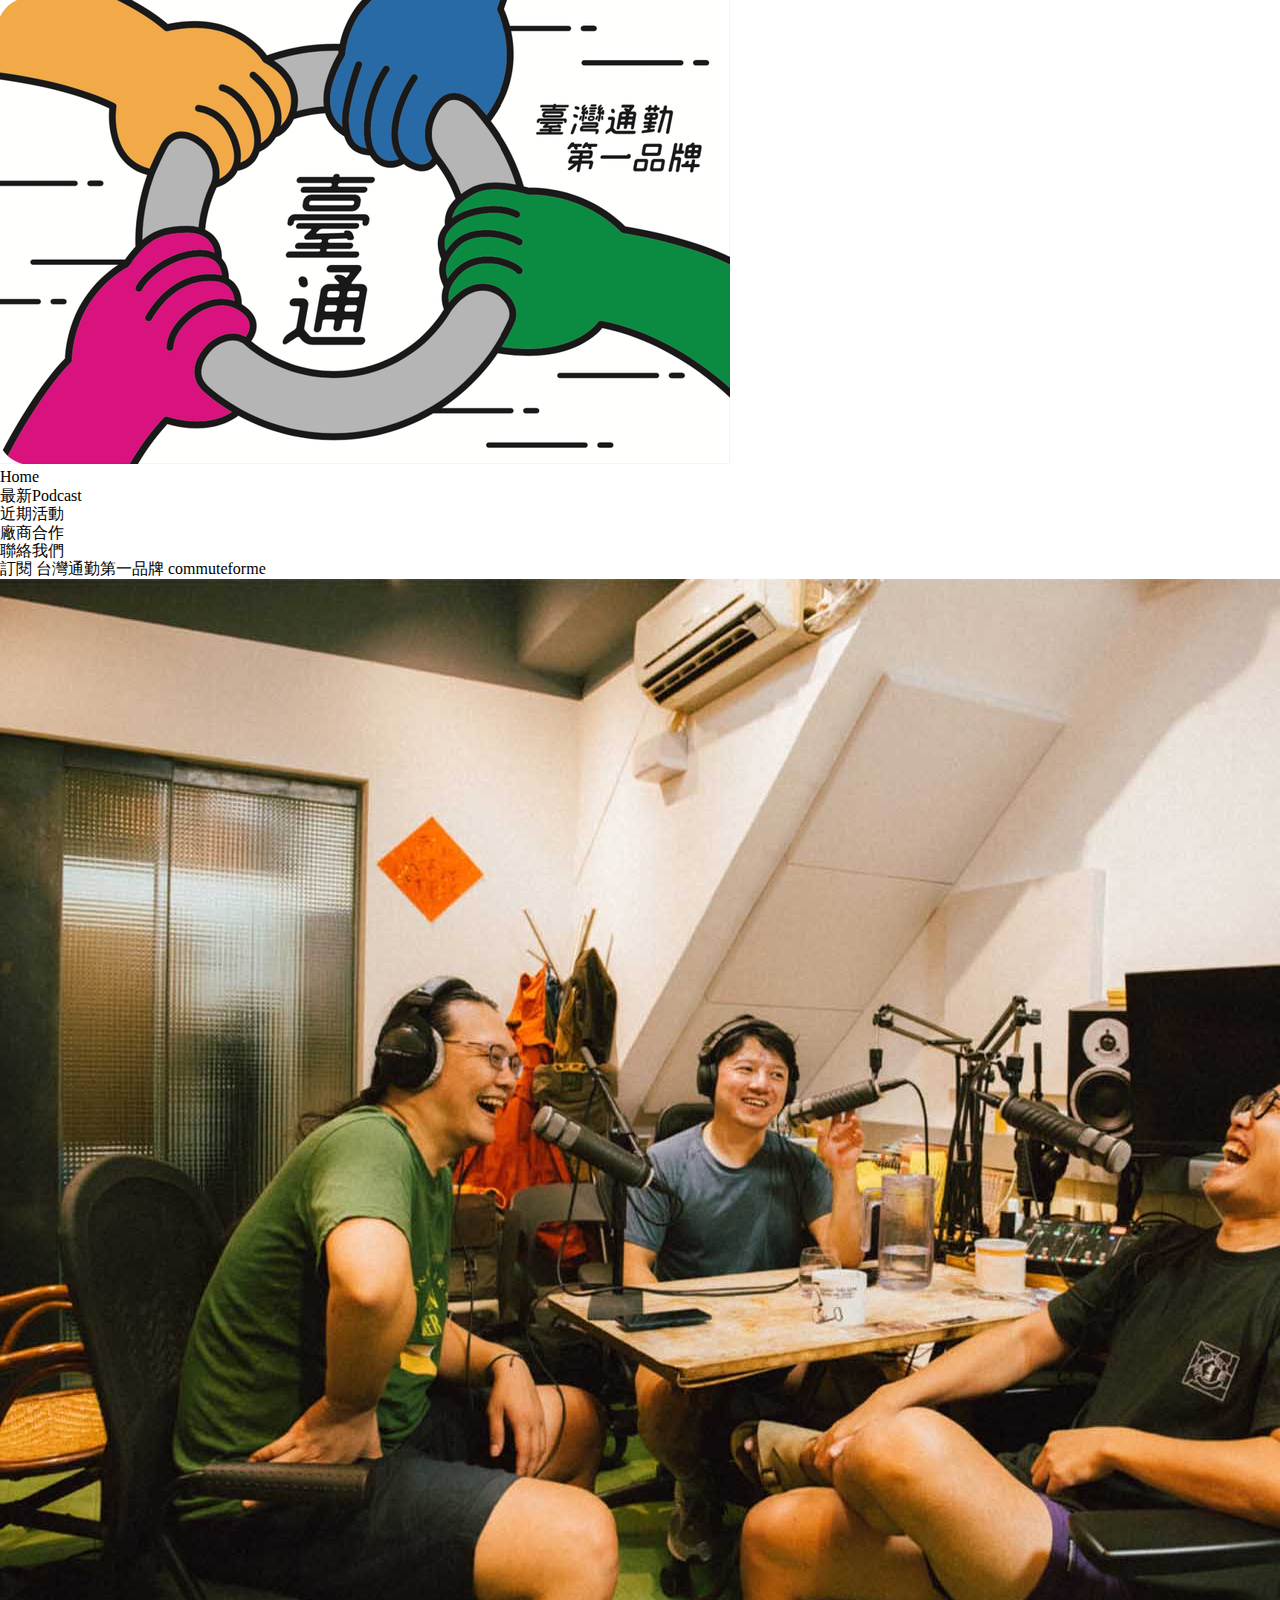
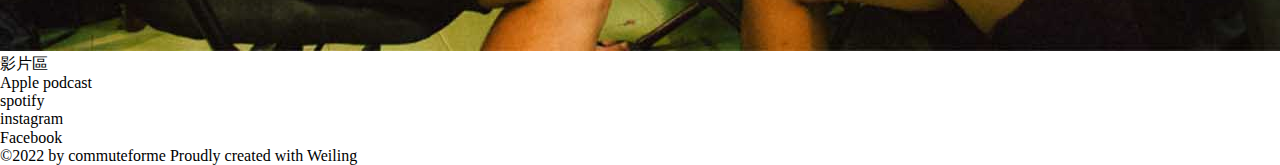
<file: index.html>
<!DOCTYPE html>
<html lang="en">
<head><!--做完再補SEO進去-->
    <meta charset="UTF-8">
    <meta http-equiv="X-UA-Compatible" content="IE=edge">
    <meta name="viewport" content="width=device-width, initial-scale=1.0">
    <title>HOME|台灣通勤第一品牌</title>
    <link rel="stylesheet" href="/css/style.css">
    <link rel="stylesheet" href="/css/normal.css">
    <link rel="icon" href="/img/as5zr-ummxa-002.ico">
    
</head>
<body>
    <header>
        <img src="/img/logo01.png" alt="台通Logo">
    </header>
    <nav>
        <div>
            <li>Home</li>
            <li>最新Podcast</li>
            <li>近期活動</li>
            <li>廠商合作</li>
            <li>聯絡我們</li>
        </div>
        <div>訂閱 台灣通勤第一品牌 commuteforme</div>
    </nav>
    <main>
        <div>
            <img src="/img/01.jpg" alt="封面圖">
            <div>影片區</div>
        </div>    
    </main>
    <footer>
        <div>
            <div>  
            <li>Apple podcast</li>
            <li>spotify</li>
            <li>instagram</li>
            <li>Facebook</li>
            </div> 
            <div>&copy;2022 by commuteforme Proudly created with Weiling</div>         
        </div>
    </footer>
        
</body>
</html>
</file>
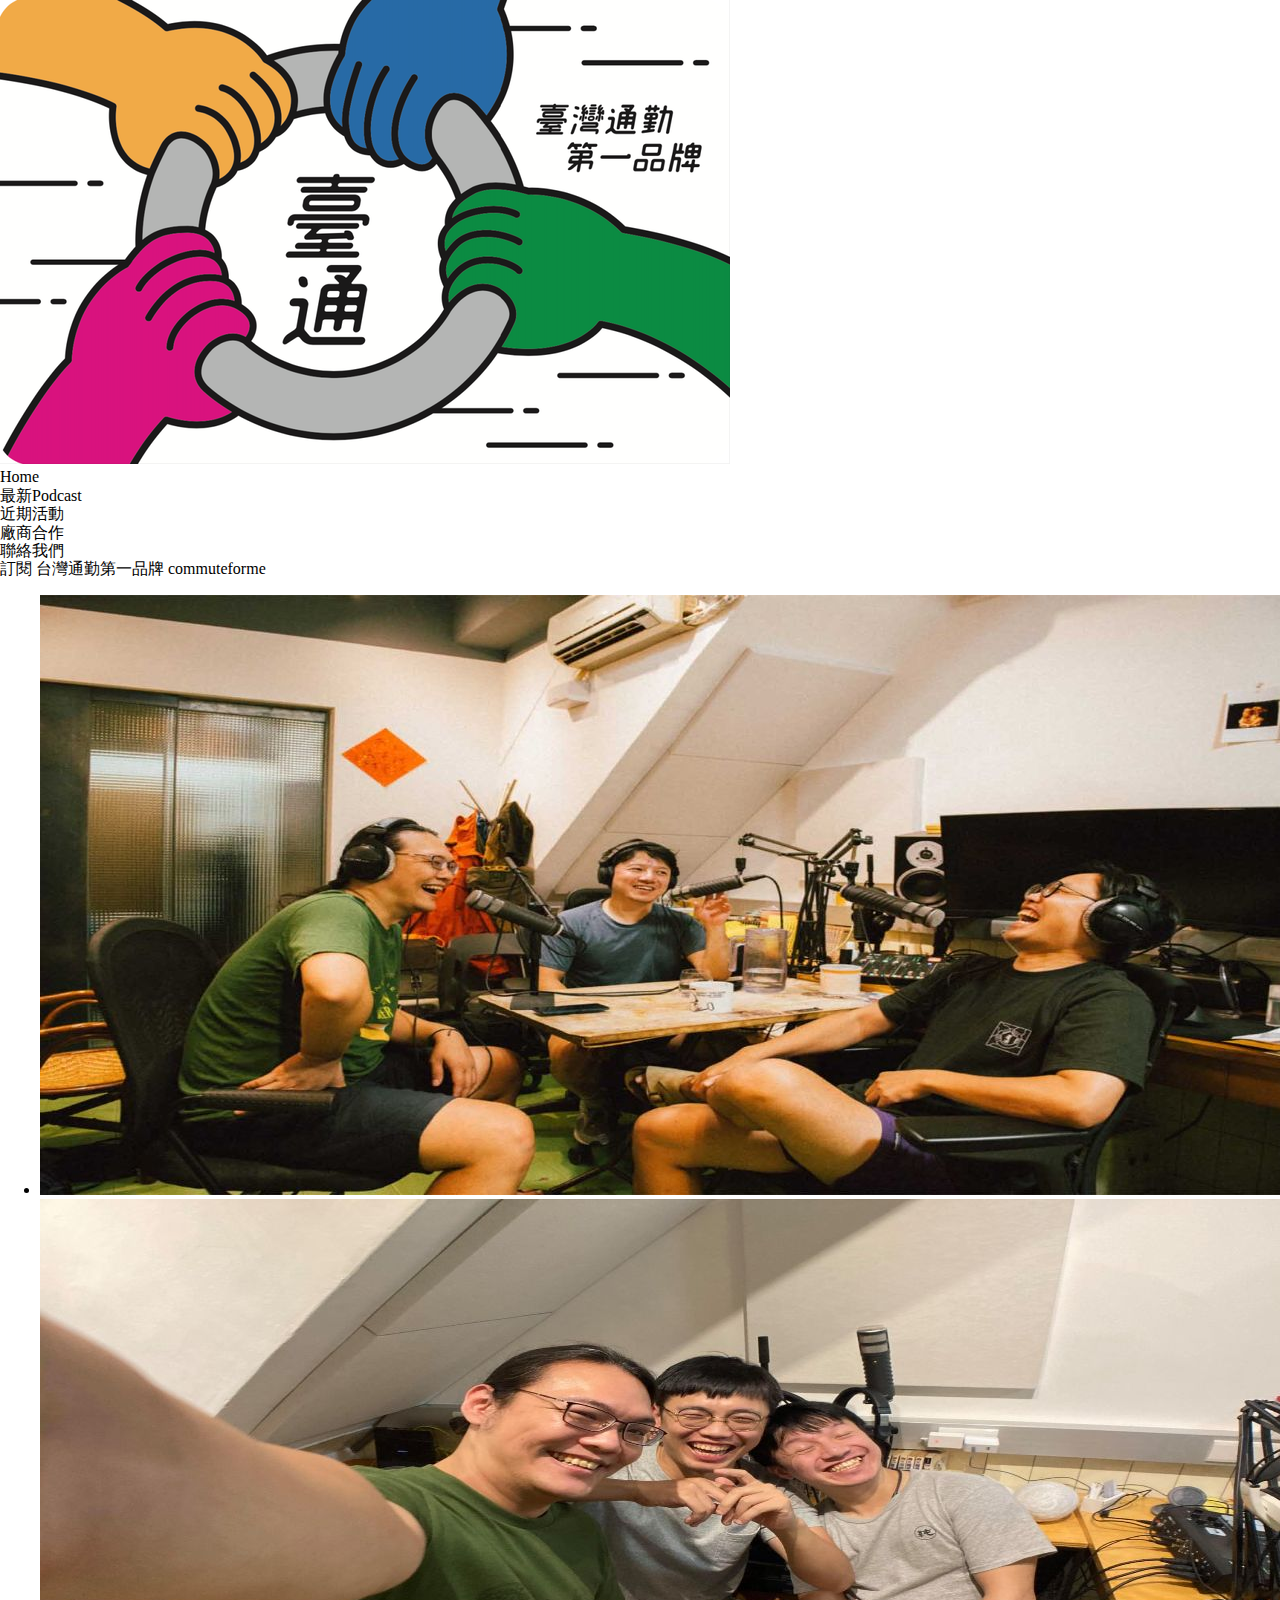
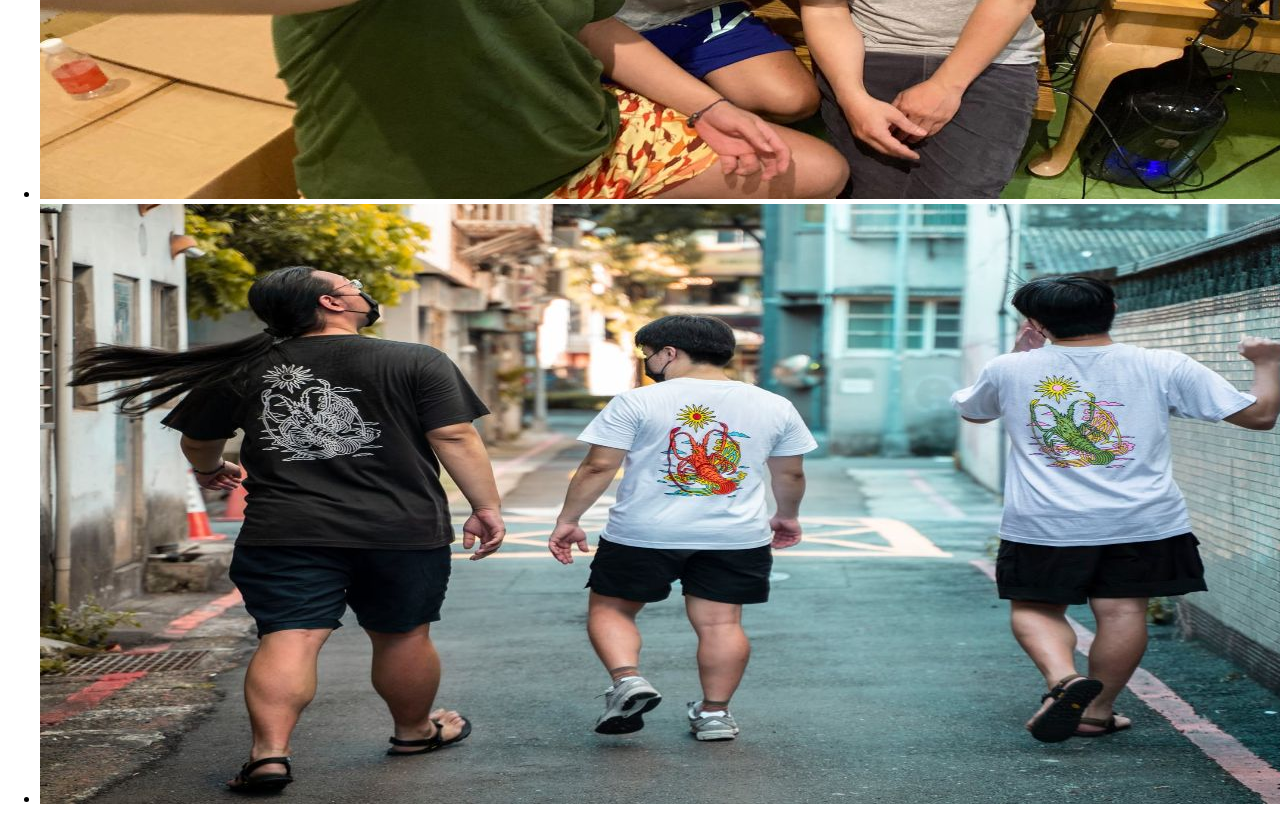
<file: index2.html>
<!DOCTYPE html>
<html lang="en">
<head><!--做完再補SEO進去-->
    <meta charset="UTF-8">
    <meta http-equiv="X-UA-Compatible" content="IE=edge">
    <meta name="viewport" content="width=device-width, initial-scale=1.0">
    <title>HOME|台灣通勤第一品牌</title>
    <link rel="stylesheet" href="/css/style.css">
    <link rel="stylesheet" href="/css/normal.css">
    <link rel="icon" href="/img/as5zr-ummxa-002.ico">
    <link rel="stylesheet" href="/css/font.css">
    
</head>
<body>
    <header>
        <img src="/img/logo01.png" alt="台通Logo">
    </header>
    <nav>
        <div class="nav1 text-blue">
            <li class="text-blue">Home</li>
            <li>最新Podcast</li>
            <li>近期活動</li>
            <li>廠商合作</li>
            <li>聯絡我們</li>
        </div>
        <div class="nav2">訂閱 台灣通勤第一品牌 <span>commuteforme</span></div>
    </nav>
    <main>
        <!-- width:980 -->
        
    <div class="carousel1">
        <ul class="slides"> 
            <li class="slide"><img src="/img/1280-01.jpg" alt="封面圖"></li>
            <li class="slide"><img src="/img/1280-02.jpg" alt="封面圖"></li>
            <li class="slide"><img src="/img/1280-04.jpg" alt="封面圖"></li>
            </div>
        </ul>   
    </div>    

<!-- 
            <div>影片區</div>
        </div>    
    </main>
    <footer>
        <div>
            <div>  
            <li>Apple podcast</li>
            <li>spotify</li>
            <li>instagram</li>
            <li>Facebook</li>
            </div> 
            <div>&copy;2022 by commuteforme Proudly created with Weiling</div>         
        </div>
    </footer>
         -->
</body>
</html>
</file>
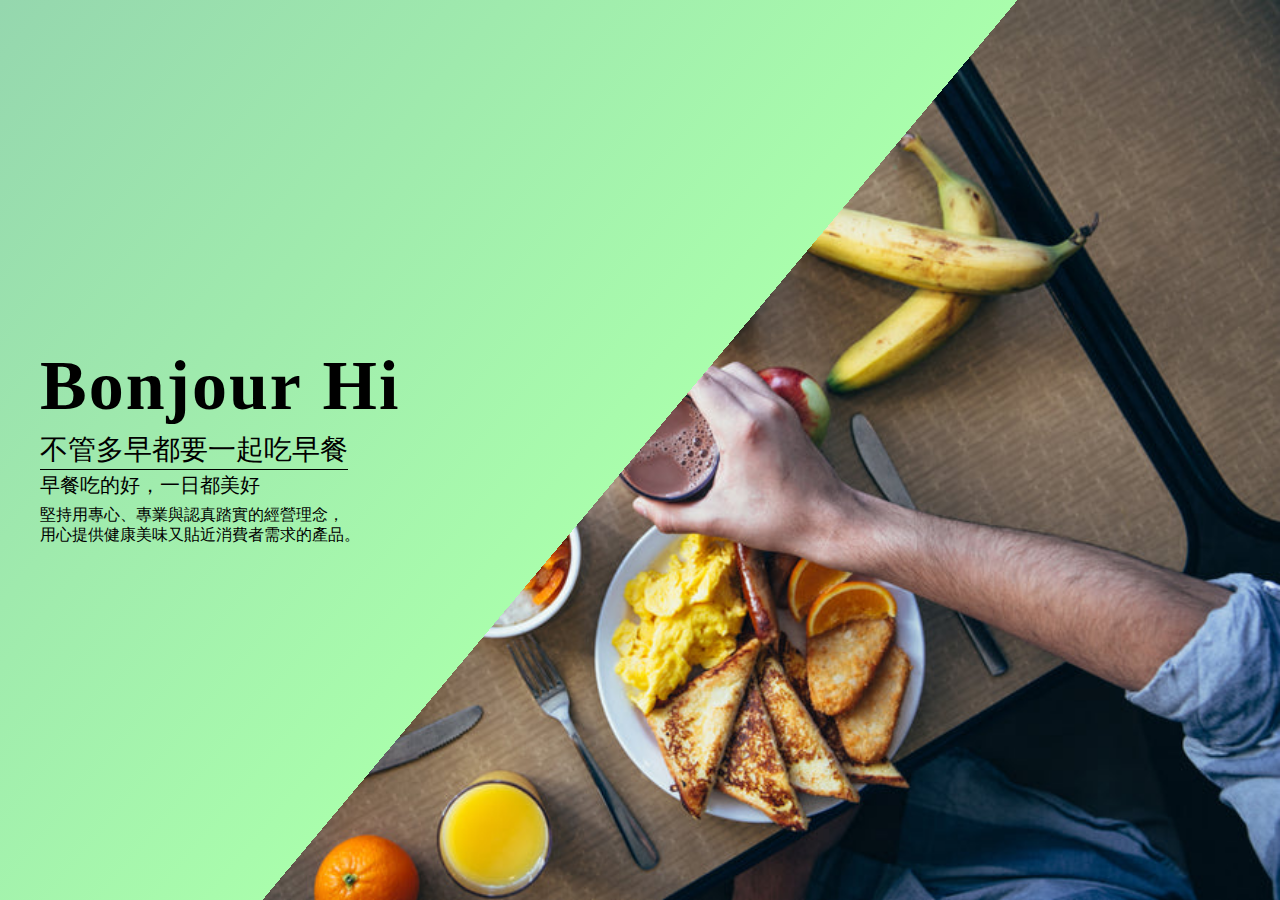
<file: 金魚切版/full.html>
<!DOCTYPE html>
<html lang="en">
<head>
    <meta charset="UTF-8">
    <meta http-equiv="X-UA-Compatible" content="IE=edge">
    <meta name="viewport" content="width=device-width, initial-scale=1.0">
    <title>BonjourHi</title>
    <link rel="stylesheet" href="full.css">
    <link rel="stylesheet" href="recet.css">
</head>
<body>
    <div class="banner">
    <div class="container">
        <div class="banner-txt">
        <h1>Bonjour&nbspHi</h1>
        <h2>不管多早都要一起吃早餐</h2>
        <h3>早餐吃的好，一日都美好</h3>
        <p>堅持用專心、專業與認真踏實的經營理念，
           <br>用心提供健康美味又貼近消費者需求的產品。</p>
        </div>    
    </div>
    </div>
</body>
</html>
</file>
<file: css/style.css>
html {
    -webkit-box-sizing: border-box;
    -moz-box-sizing: border-box;
    box-sizing: border-box;
  }
  *, *:before, *:after {
    -webkit-box-sizing: inherit;
    -moz-box-sizing: inherit;
    box-sizing: inherit;
    }
</file>
<file: css/font.css>
/*
* Noto Sans TC (Chinese_traditional) http://www.google.com/fonts/earlyaccess
 */
 @font-face {
    font-family: 'Noto Sans TC';
    font-style: normal;
    font-weight: 100;
    src: url(//fonts.gstatic.com/ea/notosanstc/v1/NotoSansTC-Thin.woff2) format('woff2'),
         url(//fonts.gstatic.com/ea/notosanstc/v1/NotoSansTC-Thin.woff) format('woff'),
         url(//fonts.gstatic.com/ea/notosanstc/v1/NotoSansTC-Thin.otf) format('opentype');
  }
  @font-face {
    font-family: 'Noto Sans TC';
    font-style: normal;
    font-weight: 300;
    src: url(//fonts.gstatic.com/ea/notosanstc/v1/NotoSansTC-Light.woff2) format('woff2'),
         url(//fonts.gstatic.com/ea/notosanstc/v1/NotoSansTC-Light.woff) format('woff'),
         url(//fonts.gstatic.com/ea/notosanstc/v1/NotoSansTC-Light.otf) format('opentype');
  }
  @font-face {
     font-family: 'Noto Sans TC';
     font-style: normal;
     font-weight: 400;
     src: url(//fonts.gstatic.com/ea/notosanstc/v1/NotoSansTC-Regular.woff2) format('woff2'),
          url(//fonts.gstatic.com/ea/notosanstc/v1/NotoSansTC-Regular.woff) format('woff'),
          url(//fonts.gstatic.com/ea/notosanstc/v1/NotoSansTC-Regular.otf) format('opentype');
   }
  @font-face {
     font-family: 'Noto Sans TC';
     font-style: normal;
     font-weight: 500;
     src: url(//fonts.gstatic.com/ea/notosanstc/v1/NotoSansTC-Medium.woff2) format('woff2'),
          url(//fonts.gstatic.com/ea/notosanstc/v1/NotoSansTC-Medium.woff) format('woff'),
          url(//fonts.gstatic.com/ea/notosanstc/v1/NotoSansTC-Medium.otf) format('opentype');
   }
  @font-face {
     font-family: 'Noto Sans TC';
     font-style: normal;
     font-weight: 700;
     src: url(//fonts.gstatic.com/ea/notosanstc/v1/NotoSansTC-Bold.woff2) format('woff2'),
          url(//fonts.gstatic.com/ea/notosanstc/v1/NotoSansTC-Bold.woff) format('woff'),
          url(//fonts.gstatic.com/ea/notosanstc/v1/NotoSansTC-Bold.otf) format('opentype');
   }
  @font-face {
     font-family: 'Noto Sans TC';
     font-style: normal;
     font-weight: 900;
     src: url(//fonts.gstatic.com/ea/notosanstc/v1/NotoSansTC-Black.woff2) format('woff2'),
          url(//fonts.gstatic.com/ea/notosanstc/v1/NotoSansTC-Black.woff) format('woff'),
          url(//fonts.gstatic.com/ea/notosanstc/v1/NotoSansTC-Black.otf) format('opentype');
   }
</file>
<file: 金魚切版/full.css>
/*滿版高度-100vh*/
.banner{height:100vh;
    width:100%;
    /* background-color:;*/
    /*background:linear-gradient()漸層+url圖片*/
    /* 多重背景寫法1.linear-gradient 2.url */
    background:
        linear-gradient(130deg,#95D7AE, #A9FDAC 50%,transparent 50%)center center / 100% 100%,
        url(./img/1.jpg) right center / auto 100% 


}

/*設定高度，看要不要固定寬度，margin設0水平置中*/
.container{
    height: 100%;
    margin: auto;
    width: 1200px;
}

/*設定高度/垂直置中/
flex-start使滿版線段右靠就不會有滿版線條了*/
.banner-txt{
    height:100%;
    display:flex;
    flex-direction: column;
    justify-content: center;
    align-items:flex-start;
}
.banner-txt h1{
    font-size: 70px;
    height: 80px;
    /* color: #627264; */
    font-weight: bold;
    letter-spacing: 2px;
}
.banner-txt h2{
    font-size :28px;
    padding:5px 0;
    border-bottom: 1px solid black;

}
.banner-txt h3{
    font-size: 20px;
    padding:5px 0;

}

.banner-txt p{
    font-size: 16px;
    padding:5px 0;
    line-height: 20px;

    
}
</file>
<file: css/normal.css>
/*! normalize.css v8.0.1 | MIT License | github.com/necolas/normalize.css */

/* Document
   ========================================================================== */

/**
 * 1. Correct the line height in all browsers.
 * 2. Prevent adjustments of font size after orientation changes in iOS.
 */

 html {
    line-height: 1.15; /* 1 */
    -webkit-text-size-adjust: 100%; /* 2 */
  }
  
  /* Sections
     ========================================================================== */
  
  /**
   * Remove the margin in all browsers.
   */
  
  body {
    margin: 0;
  }
  
  /**
   * Render the `main` element consistently in IE.
   */
  
  main {
    display: block;
  }
  
  /**
   * Correct the font size and margin on `h1` elements within `section` and
   * `article` contexts in Chrome, Firefox, and Safari.
   */
  
  h1 {
    font-size: 2em;
    margin: 0.67em 0;
  }
  
  /* Grouping content
     ========================================================================== */
  
  /**
   * 1. Add the correct box sizing in Firefox.
   * 2. Show the overflow in Edge and IE.
   */
  
  hr {
    box-sizing: content-box; /* 1 */
    height: 0; /* 1 */
    overflow: visible; /* 2 */
  }
  
  /**
   * 1. Correct the inheritance and scaling of font size in all browsers.
   * 2. Correct the odd `em` font sizing in all browsers.
   */
  
  pre {
    font-family: monospace, monospace; /* 1 */
    font-size: 1em; /* 2 */
  }
  
  /* Text-level semantics
     ========================================================================== */
  
  /**
   * Remove the gray background on active links in IE 10.
   */
  
  a {
    background-color: transparent;
  }
  
  /**
   * 1. Remove the bottom border in Chrome 57-
   * 2. Add the correct text decoration in Chrome, Edge, IE, Opera, and Safari.
   */
  
  abbr[title] {
    border-bottom: none; /* 1 */
    text-decoration: underline; /* 2 */
    text-decoration: underline dotted; /* 2 */
  }
  
  /**
   * Add the correct font weight in Chrome, Edge, and Safari.
   */
  
  b,
  strong {
    font-weight: bolder;
  }
  
  /**
   * 1. Correct the inheritance and scaling of font size in all browsers.
   * 2. Correct the odd `em` font sizing in all browsers.
   */
  
  code,
  kbd,
  samp {
    font-family: monospace, monospace; /* 1 */
    font-size: 1em; /* 2 */
  }
  
  /**
   * Add the correct font size in all browsers.
   */
  
  small {
    font-size: 80%;
  }
  
  /**
   * Prevent `sub` and `sup` elements from affecting the line height in
   * all browsers.
   */
  
  sub,
  sup {
    font-size: 75%;
    line-height: 0;
    position: relative;
    vertical-align: baseline;
  }
  
  sub {
    bottom: -0.25em;
  }
  
  sup {
    top: -0.5em;
  }
  
  /* Embedded content
     ========================================================================== */
  
  /**
   * Remove the border on images inside links in IE 10.
   */
  
  img {
    border-style: none;
  }
  
  /* Forms
     ========================================================================== */
  
  /**
   * 1. Change the font styles in all browsers.
   * 2. Remove the margin in Firefox and Safari.
   */
  
  button,
  input,
  optgroup,
  select,
  textarea {
    font-family: inherit; /* 1 */
    font-size: 100%; /* 1 */
    line-height: 1.15; /* 1 */
    margin: 0; /* 2 */
  }
  
  /**
   * Show the overflow in IE.
   * 1. Show the overflow in Edge.
   */
  
  button,
  input { /* 1 */
    overflow: visible;
  }
  
  /**
   * Remove the inheritance of text transform in Edge, Firefox, and IE.
   * 1. Remove the inheritance of text transform in Firefox.
   */
  
  button,
  select { /* 1 */
    text-transform: none;
  }
  
  /**
   * Correct the inability to style clickable types in iOS and Safari.
   */
  
  button,
  [type="button"],
  [type="reset"],
  [type="submit"] {
    -webkit-appearance: button;
  }
  
  /**
   * Remove the inner border and padding in Firefox.
   */
  
  button::-moz-focus-inner,
  [type="button"]::-moz-focus-inner,
  [type="reset"]::-moz-focus-inner,
  [type="submit"]::-moz-focus-inner {
    border-style: none;
    padding: 0;
  }
  
  /**
   * Restore the focus styles unset by the previous rule.
   */
  
  button:-moz-focusring,
  [type="button"]:-moz-focusring,
  [type="reset"]:-moz-focusring,
  [type="submit"]:-moz-focusring {
    outline: 1px dotted ButtonText;
  }
  
  /**
   * Correct the padding in Firefox.
   */
  
  fieldset {
    padding: 0.35em 0.75em 0.625em;
  }
  
  /**
   * 1. Correct the text wrapping in Edge and IE.
   * 2. Correct the color inheritance from `fieldset` elements in IE.
   * 3. Remove the padding so developers are not caught out when they zero out
   *    `fieldset` elements in all browsers.
   */
  
  legend {
    box-sizing: border-box; /* 1 */
    color: inherit; /* 2 */
    display: table; /* 1 */
    max-width: 100%; /* 1 */
    padding: 0; /* 3 */
    white-space: normal; /* 1 */
  }
  
  /**
   * Add the correct vertical alignment in Chrome, Firefox, and Opera.
   */
  
  progress {
    vertical-align: baseline;
  }
  
  /**
   * Remove the default vertical scrollbar in IE 10+.
   */
  
  textarea {
    overflow: auto;
  }
  
  /**
   * 1. Add the correct box sizing in IE 10.
   * 2. Remove the padding in IE 10.
   */
  
  [type="checkbox"],
  [type="radio"] {
    box-sizing: border-box; /* 1 */
    padding: 0; /* 2 */
  }
  
  /**
   * Correct the cursor style of increment and decrement buttons in Chrome.
   */
  
  [type="number"]::-webkit-inner-spin-button,
  [type="number"]::-webkit-outer-spin-button {
    height: auto;
  }
  
  /**
   * 1. Correct the odd appearance in Chrome and Safari.
   * 2. Correct the outline style in Safari.
   */
  
  [type="search"] {
    -webkit-appearance: textfield; /* 1 */
    outline-offset: -2px; /* 2 */
  }
  
  /**
   * Remove the inner padding in Chrome and Safari on macOS.
   */
  
  [type="search"]::-webkit-search-decoration {
    -webkit-appearance: none;
  }
  
  /**
   * 1. Correct the inability to style clickable types in iOS and Safari.
   * 2. Change font properties to `inherit` in Safari.
   */
  
  ::-webkit-file-upload-button {
    -webkit-appearance: button; /* 1 */
    font: inherit; /* 2 */
  }
  
  /* Interactive
     ========================================================================== */
  
  /*
   * Add the correct display in Edge, IE 10+, and Firefox.
   */
  
  details {
    display: block;
  }
  
  /*
   * Add the correct display in all browsers.
   */
  
  summary {
    display: list-item;
  }
  
  /* Misc
     ========================================================================== */
  
  /**
   * Add the correct display in IE 10+.
   */
  
  template {
    display: none;
  }
  
  /**
   * Add the correct display in IE 10.
   */
  
  [hidden] {
    display: none;
  }
</file>
<file: 金魚切版/recet.css>
/* http://meyerweb.com/eric/tools/css/reset/ 
   v2.0 | 20110126
   License: none (public domain)
*/

html, body, div, span, applet, object, iframe,
h1, h2, h3, h4, h5, h6, p, blockquote, pre,
a, abbr, acronym, address, big, cite, code,
del, dfn, em, img, ins, kbd, q, s, samp,
small, strike, strong, sub, sup, tt, var,
b, u, i, center,
dl, dt, dd, ol, ul, li,
fieldset, form, label, legend,
table, caption, tbody, tfoot, thead, tr, th, td,
article, aside, canvas, details, embed, 
figure, figcaption, footer, header, hgroup, 
menu, nav, output, ruby, section, summary,
time, mark, audio, video {
	margin: 0;
	padding: 0;
	border: 0;
	font-size: 100%;
	font: inherit;
	vertical-align: baseline;
}
/* HTML5 display-role reset for older browsers */
article, aside, details, figcaption, figure, 
footer, header, hgroup, menu, nav, section {
	display: block;
}
body {
	line-height: 1;
}
ol, ul {
	list-style: none;
}
blockquote, q {
	quotes: none;
}
blockquote:before, blockquote:after,
q:before, q:after {
	content: '';
	content: none;
}
table {
	border-collapse: collapse;
	border-spacing: 0;
}
</file>
